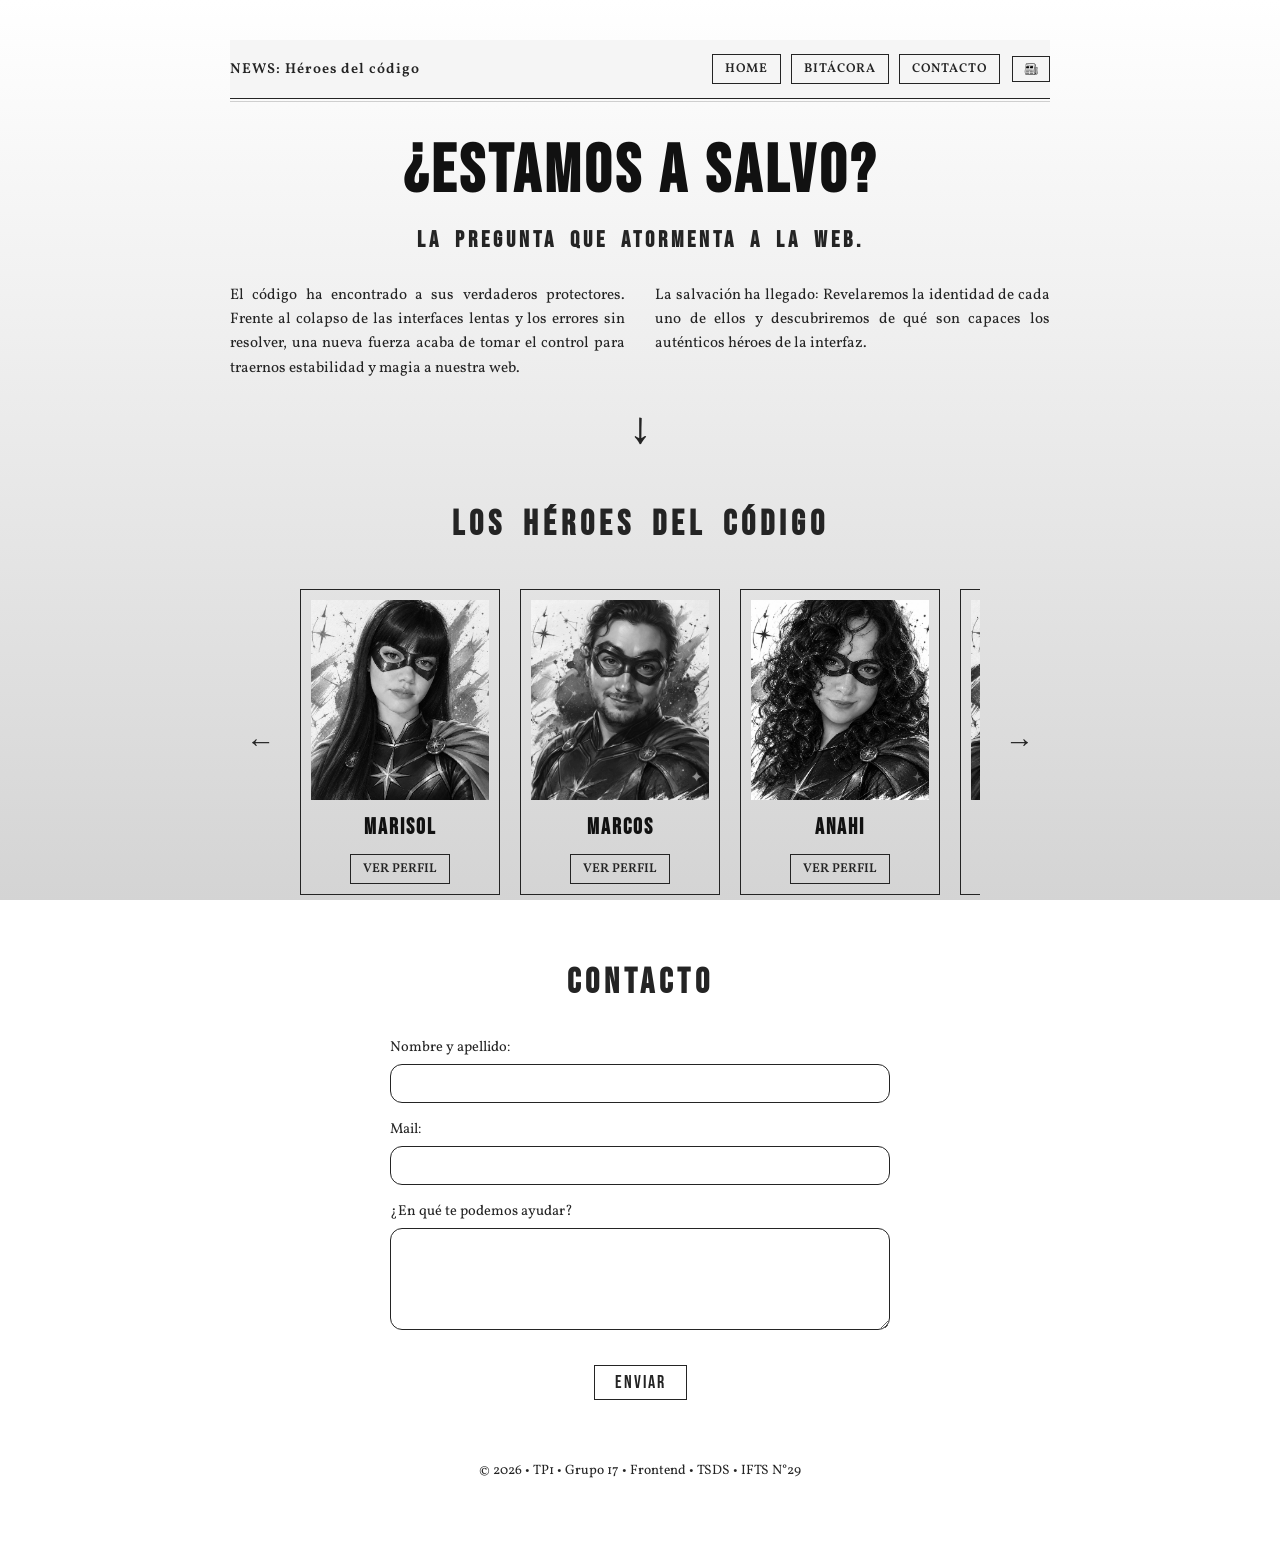
<file: index.html>
<!DOCTYPE html>
<html lang="es">
<head>
  <meta charset="UTF-8">
  <meta name="viewport" content="width=device-width, initial-scale=1.0">
  <title>NEWS: Héroes del código</title>
  <link rel="icon" type="image/periodico" href="img/periodico.png">
  <link rel="stylesheet" href="css/styles.css">
</head>
<body>
  <div class="newspaper-container">
    
    <header class="top-bar">
      <div class="news-brand">NEWS: Héroes del código</div>
      <div class="nav-actions">
        <button class="hamburger-btn" id="hamburgerBtn" aria-label="Abrir menú" aria-expanded="false">
          ☰
        </button>
        <nav class="main-nav" id="mainNav">
          <ul>
            <li><a href="index.html" class="btn-nav">HOME</a></li>
            <li><a href="bitacora.html" class="btn-nav">BITÁCORA</a></li>
            <li><a href="index.html#contacto" class="btn-nav">CONTACTO</a></li>
          </ul>
        </nav>
        <button id="themeToggle" class="btn-theme-toggle" aria-label="Cambiar estilo de diario impreso" title="Cambiar edición">
          <img src="img/noticias-icon.png" alt="Icono edición" class="btn-icon">
        </button>
      </div>
    </header>

    <main>
      <section class="header-hero">
        <h1 class="main-headline">¿ESTAMOS A SALVO?</h1>
        <h2 class="main-subheadline">LA PREGUNTA QUE ATORMENTA A LA WEB.</h2>
        
        <div class="two-columns-text">
          <p>
            El código ha encontrado a sus verdaderos protectores. Frente al colapso de las interfaces lentas y los errores sin resolver, una nueva fuerza acaba de tomar el control para traernos estabilidad y magia a nuestra web.
          </p>
          <p>
            La salvación ha llegado: Revelaremos la identidad de cada uno de ellos y descubriremos de qué son capaces los auténticos héroes de la interfaz.
          </p>
        </div>

        <div class="section-arrow">&darr;</div>
      </section>

      <section class="team-section">
        <h2 class="section-title">LOS HÉROES DEL CÓDIGO</h2>
        <div class="slider-wrapper">
          <button id="prevBtn" class="slider-arrow" aria-label="Anterior">&#8592;</button>
          
          <div class="cards-container" id="membersSlider">
            <!-- Marisol Alcaraz -->
            <article class="member-item">
              <img src="img/marisol.jpeg" alt="Marisol Alcaraz">
              <h3>Marisol</h3>
              <a href="alcaraz-marisol.html" class="btn-nav">Ver Perfil</a>
            </article>

            <!-- Marcos Artine -->
            <article class="member-item">
              <img src="img/marcos.jpeg" alt="Marcos Artine">
              <h3>Marcos</h3>
              <a href="artine-marcos.html" class="btn-nav">Ver Perfil</a>
            </article>

            <!-- Anahi Cardozo -->
            <article class="member-item">
              <img src="img/anahi.jpeg" alt="Anahi Cardozo">
              <h3>Anahi</h3>
              <a href="cardozo-anahi.html" class="btn-nav">Ver Perfil</a>
            </article>

            <!-- Ezequiel Cattalín -->
            <article class="member-item">
              <img src="img/ezequiel.jpeg" alt="Ezequiel Cattalín">
              <h3>Ezequiel</h3>
              <a href="cattalin-ezequiel.html" class="btn-nav">Ver Perfil</a>
            </article>

            <!-- Nancy Vargas -->
            <article class="member-item">
              <img src="img/nancy.jpeg" alt="Nancy Vargas">
              <h3>Nancy</h3>
              <a href="vargas-nancy.html" class="btn-nav">Ver Perfil</a>
            </article>
          </div>

          <button id="nextBtn" class="slider-arrow" aria-label="Siguiente">&#8594;</button>
        </div>
      </section>

      <!-- Contacto -->
      <section id="contacto" class="contact-section">
        <h2 class="section-title">CONTACTO</h2>
        <form id="contactForm">
          <div class="form-group">
            <label for="nombre">Nombre y apellido:</label>
            <input type="text" id="nombre" required>
          </div>
          <div class="form-group">
            <label for="mail">Mail:</label>
            <input type="email" id="mail" required>
          </div>
          <div class="form-group">
            <label for="mensaje">¿En qué te podemos ayudar?</label>
            <textarea id="mensaje" rows="4" required></textarea>
          </div>
          <button type="submit" class="btn-submit">ENVIAR</button>
        </form>
        <p id="formFeedback" style="display: none; margin-top: 10px; font-weight: bold;"></p>
      </section>
    </main>

    <footer>
      <p>© 2026 • TP1 • Grupo 17 • Frontend • TSDS • IFTS N°29</p>
    </footer>
  </div>

  <script src="js/main.js"></script>
</body>
</html>
</file>
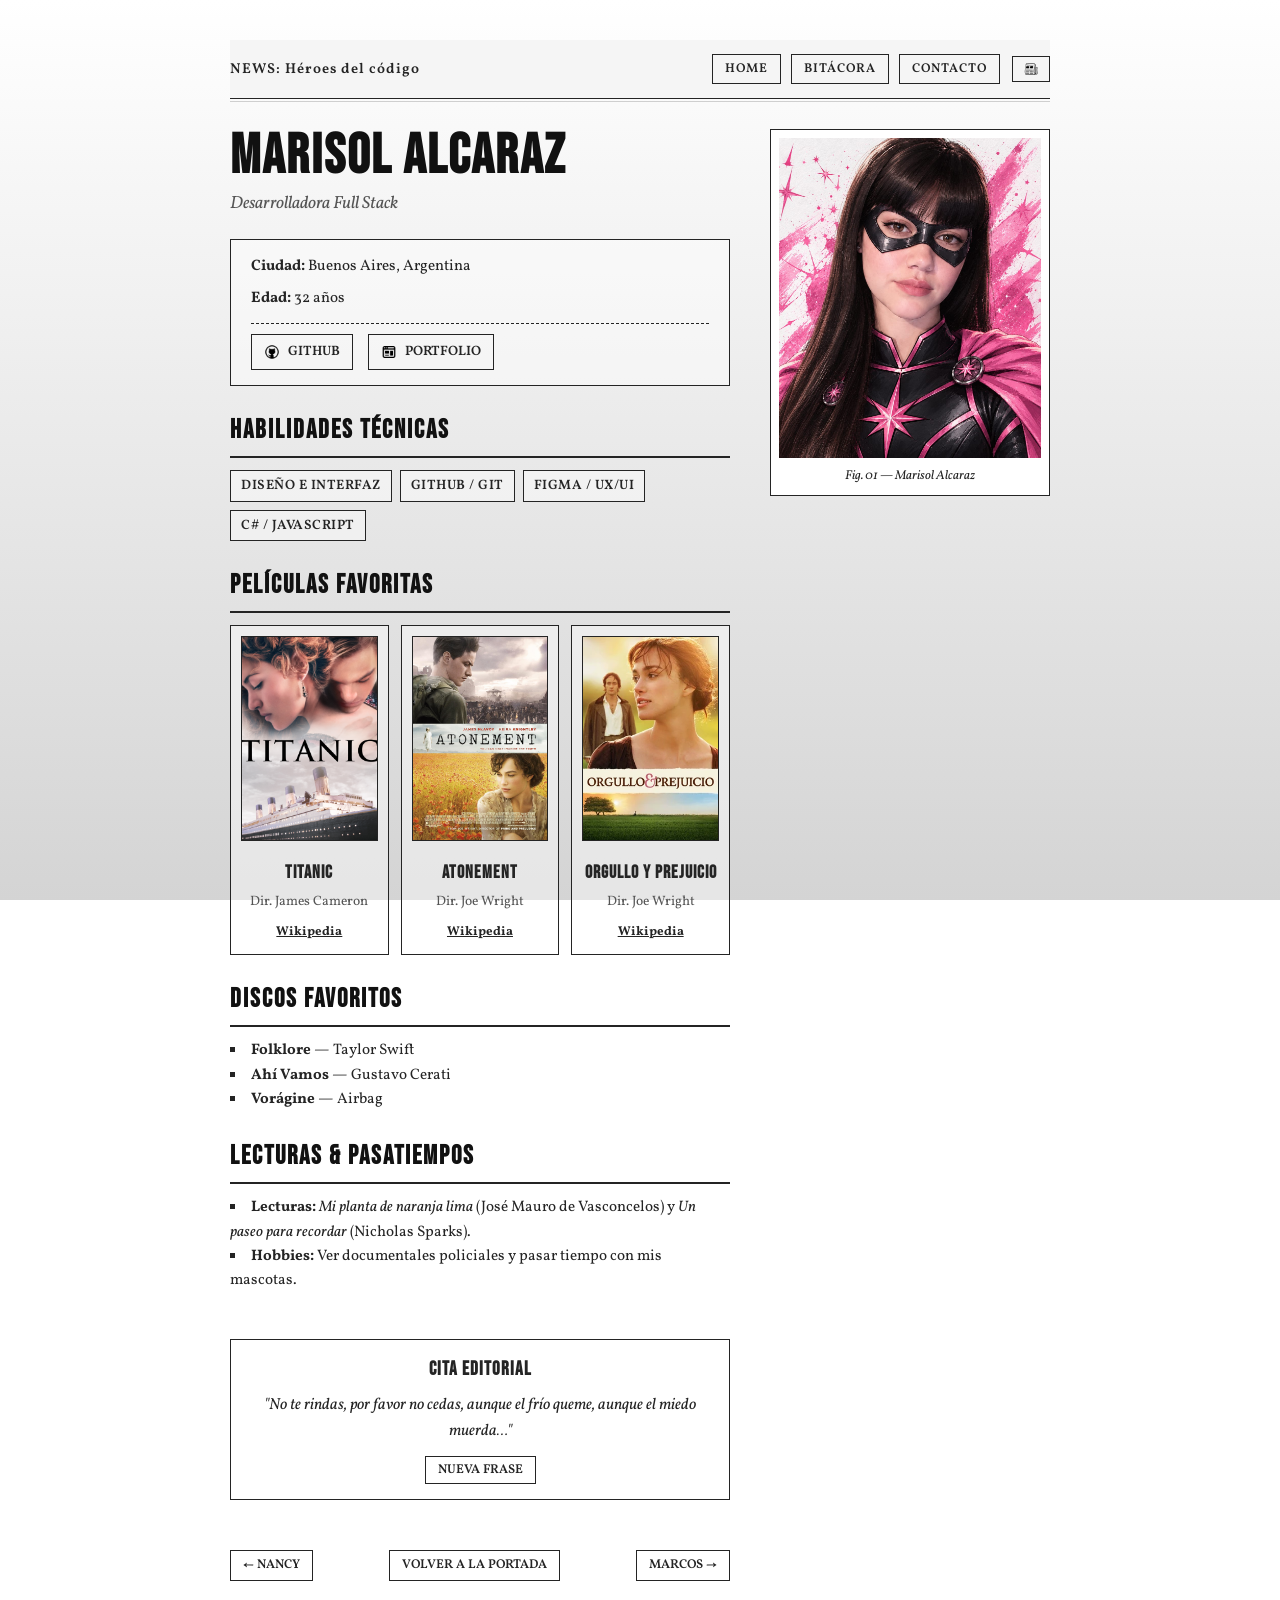
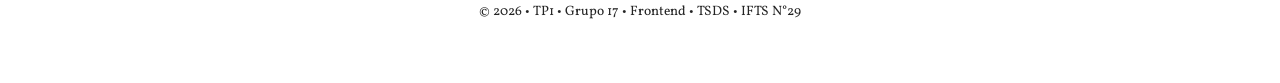
<file: alcaraz-marisol.html>
<!DOCTYPE html>
<html lang="es">
<head>
  <meta charset="UTF-8">
  <meta name="viewport" content="width=device-width, initial-scale=1.0">
  <title>NEWS: Perfil de Marisol Alcaraz</title>
  <link rel="icon" type="image/x-icon" href="img/mar/marisol.ico">
  <link rel="stylesheet" href="css/styles.css">
</head>
<body>
  <div class="newspaper-container">
    
    <header class="top-bar">
      <div class="news-brand">NEWS: Héroes del código</div>
      <div class="nav-actions">
        <button class="hamburger-btn" id="hamburgerBtn" aria-label="Abrir menú" aria-expanded="false">
          ☰
        </button>
        <nav class="main-nav" id="mainNav">
          <ul>
            <li><a href="index.html" class="btn-nav">HOME</a></li>
            <li><a href="bitacora.html" class="btn-nav">BITÁCORA</a></li>
            <li><a href="index.html#contacto" class="btn-nav">CONTACTO</a></li>
          </ul>
        </nav>
        <button id="themeToggle" class="btn-theme-toggle" aria-label="Cambiar estilo de diario impreso" title="Cambiar edición">
          <img src="img/noticias-icon.png" alt="Icono edición" class="btn-icon">
        </button>
      </div>
    </header>

    <main class="profile-layout">
      
      <header class="profile-identity">
        <h1>Marisol Alcaraz</h1>
        <p>Desarrolladora Full Stack</p>
      </header>

      <aside class="profile-aside">
        <div class="profile-photo-frame">
          <img src="img/marisol.jpeg" alt="Foto de Marisol Alcaraz">
          <p class="photo-caption">Fig. 01 — Marisol Alcaraz</p>
        </div>
      </aside>

      <section class="profile-main-data">
        
        <article class="profile-meta-card">
          <p><strong>Ciudad:</strong> Buenos Aires, Argentina</p>
          <p><strong>Edad:</strong> 32 años</p>
          <div class="profile-links">
            <a href="https://github.com/Marisol14" target="_blank" rel="noopener noreferrer" class="profile-link-btn">
              <img src="img/github.png" alt="GitHub" class="btn-icon">
              <span>GitHub</span>
            </a>
            <a href="https://pfo1-weld.vercel.app/" target="_blank" rel="noopener noreferrer" class="profile-link-btn">
              <img src="img/web.png" alt="Portfolio" class="btn-icon">
              <span>Portfolio</span>
            </a>
          </div>
        </article>

        <article>
          <h2 class="profile-section-title">Habilidades Técnicas</h2>
          <div class="skills-tags">
            <span class="skill-tag">Diseño e Interfaz</span>
            <span class="skill-tag">GitHub / Git</span>
            <span class="skill-tag">Figma / UX/UI</span>
            <span class="skill-tag">C# / JavaScript</span>
          </div>
        </article>

        <article>
          <h2 class="profile-section-title">Películas Favoritas</h2>
          <div class="media-grid">
            <div class="media-card">
              <img src="img/mar/peli-titanic.png" alt="Titanic">
              <h4>Titanic</h4>
              <p>Dir. James Cameron</p>
              <a href="https://es.wikipedia.org/wiki/Titanic_(pel%C3%ADcula_de_1997)" target="_blank" rel="noopener noreferrer">Wikipedia</a>
            </div>

            <div class="media-card">
              <img src="img/mar/peli-atonement.png" alt="Atonement">
              <h4>Atonement</h4>
              <p>Dir. Joe Wright</p>
              <a href="https://es.wikipedia.org/wiki/Atonement_(pel%C3%ADcula)" target="_blank" rel="noopener noreferrer">Wikipedia</a>
            </div>

            <div class="media-card">
              <img src="img/mar/peli-orgullo.png" alt="Orgullo y prejuicio">
              <h4>Orgullo y prejuicio</h4>
              <p>Dir. Joe Wright</p>
              <a href="https://es.wikipedia.org/wiki/Orgullo_y_prejuicio_(pel%C3%ADcula_de_2005)" target="_blank" rel="noopener noreferrer">Wikipedia</a>
            </div>
          </div>
        </article>

        <article>
          <h2 class="profile-section-title">Discos Favoritos</h2>
          <ul class="compact-list">
            <li><strong>Folklore</strong> — Taylor Swift</li>
            <li><strong>Ahí Vamos</strong> — Gustavo Cerati</li>
            <li><strong>Vorágine</strong> — Airbag</li>
          </ul>
        </article>

        <article>
          <h2 class="profile-section-title">Lecturas & Pasatiempos</h2>
          <ul class="compact-list">
            <li><strong>Lecturas:</strong> <em>Mi planta de naranja lima</em> (José Mauro de Vasconcelos) y <em>Un paseo para recordar</em> (Nicholas Sparks).</li>
            <li><strong>Hobbies:</strong> Ver documentales policiales y pasar tiempo con mis mascotas.</li>
          </ul>
        </article>

        <article class="interactive-zone" data-member="marisol">
          <h3 style="font-family: var(--font-title); font-size: 1.2rem; letter-spacing: 1px; margin-bottom: 8px;">CITA EDITORIAL</h3>
          <p id="quoteDisplay" style="font-style: italic; margin-bottom: 12px;">"No te rindas, por favor no cedas, aunque el frío queme, aunque el miedo muerda…"</p>
          <button id="toggleQuoteBtn" class="btn-nav">Nueva Frase</button>
        </article>

        <div class="bottom-nav-row">
          <a href="vargas-nancy.html" class="btn-nav">&larr; Nancy</a>
          <a href="index.html" class="btn-nav">Volver a la Portada</a>
          <a href="artine-marcos.html" class="btn-nav">Marcos &rarr;</a>
        </div>

      </section>

    </main>

    <footer>
      <p>© 2026 • TP1 • Grupo 17 • Frontend • TSDS • IFTS N°29</p>
    </footer>
  </div>

  <script src="js/main.js"></script>
  <script src="js/perfil.js"></script>
  <script>
  const foto = document.querySelector('.profile-photo-frame img');
  if (foto) {
    foto.style.cursor = 'pointer';
    foto.addEventListener('click', () => {
      foto.classList.toggle('foto-bn');
    });
  }
</script>
</body>
</html>
</file>
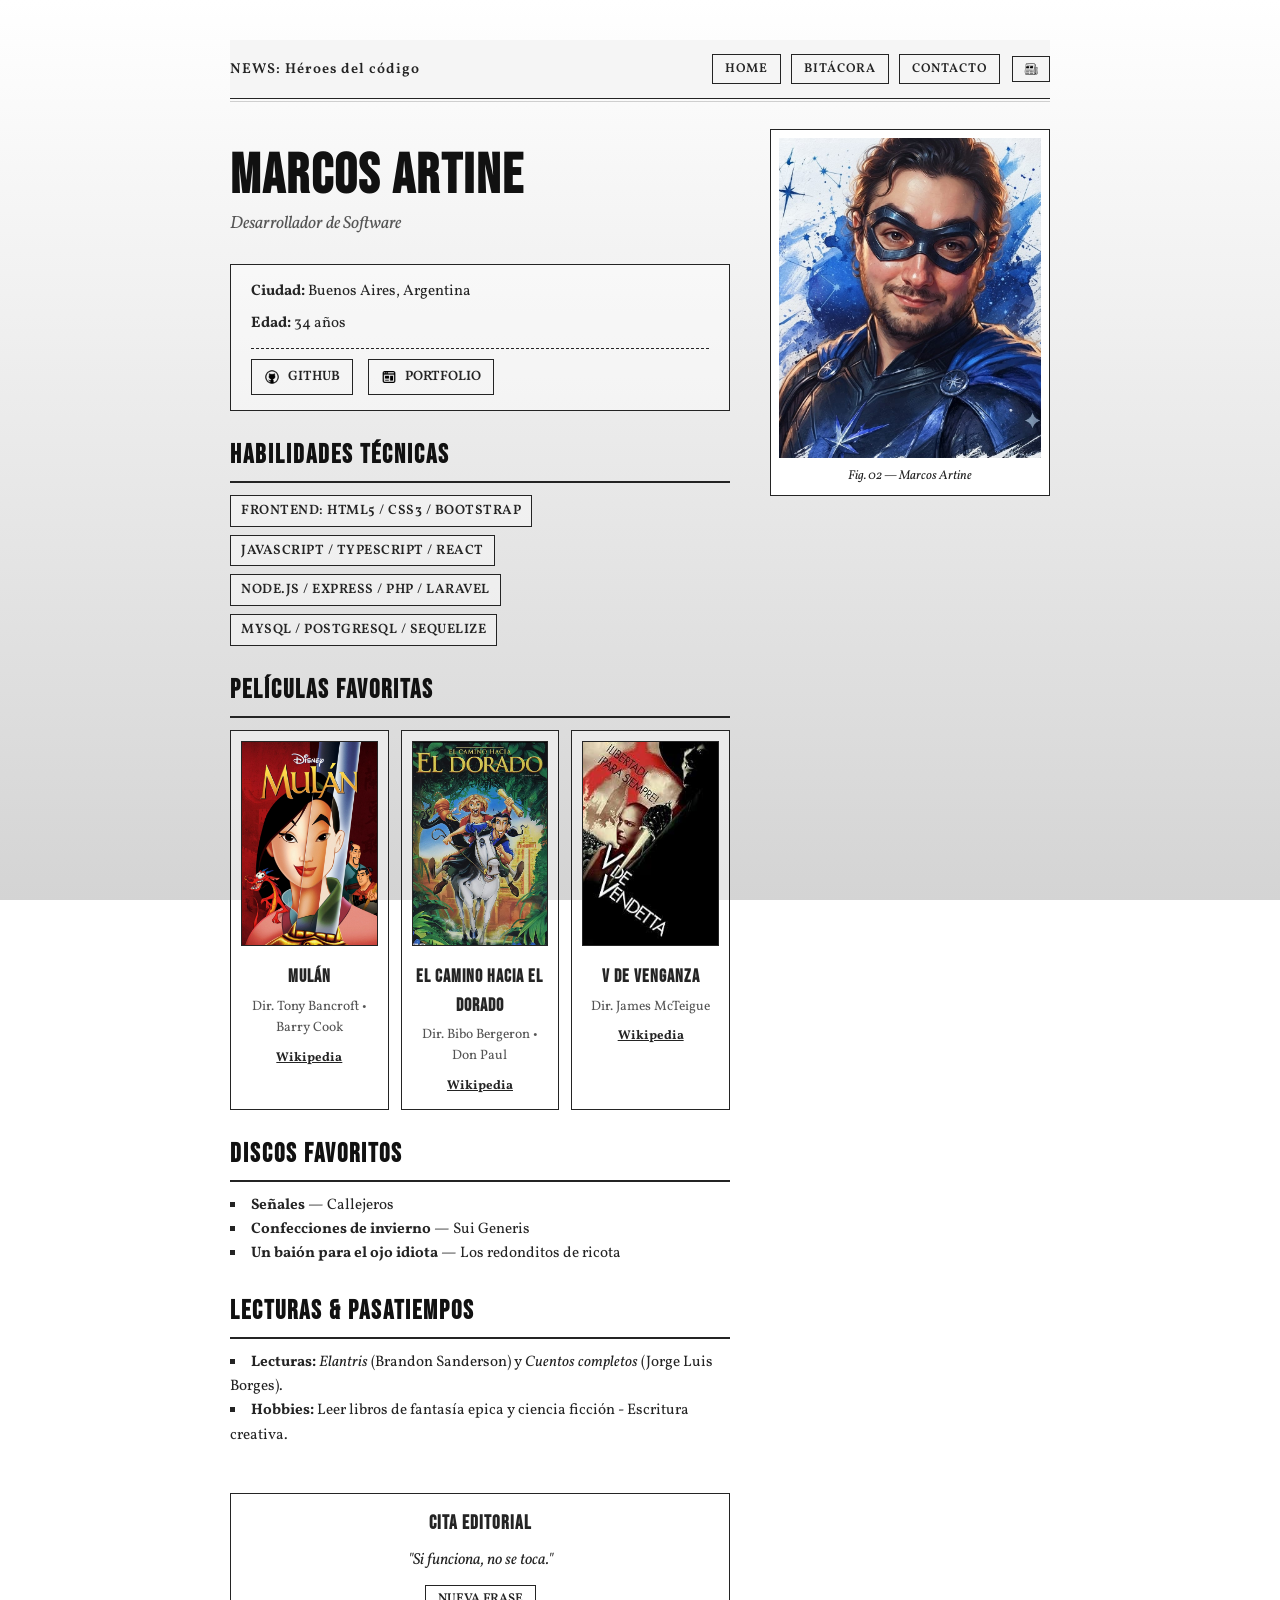
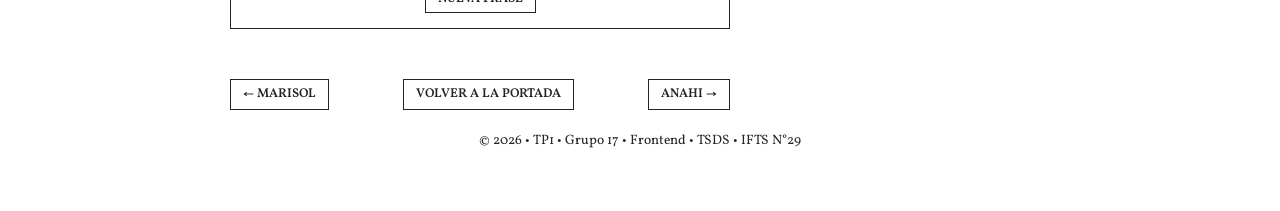
<file: artine-marcos.html>
<!DOCTYPE html>
<html lang="es">
<head>
  <meta charset="UTF-8">
  <meta name="viewport" content="width=device-width, initial-scale=1.0">
  <title>NEWS: Perfil de Marcos Artine</title>
  <link rel="icon" type="image/x-icon" href="img/marc/marcos.ico">
  <link rel="stylesheet" href="css/styles.css">
</head>
<body>
  <div class="newspaper-container">
    
    <header class="top-bar">
      <div class="news-brand">NEWS: Héroes del código</div>
      <div class="nav-actions">
        <button class="hamburger-btn" id="hamburgerBtn" aria-label="Abrir menú" aria-expanded="false">
          ☰
        </button>
        <nav class="main-nav" id="mainNav">
          <ul>
            <li><a href="index.html" class="btn-nav">HOME</a></li>
            <li><a href="bitacora.html" class="btn-nav">BITÁCORA</a></li>
            <li><a href="index.html#contacto" class="btn-nav">CONTACTO</a></li>
          </ul>
        </nav>
        <button id="themeToggle" class="btn-theme-toggle" aria-label="Cambiar estilo de diario impreso" title="Cambiar edición">
          <img src="img/noticias-icon.png" alt="Icono edición" class="btn-icon">
        </button>
      </div>
    </header>

    <main class="profile-layout">
      
      <section class="profile-main-data">
        
        <div class="profile-identity">
          <h1>Marcos Artine</h1>
          <p>Desarrollador de Software</p>
        </div>

        <article class="profile-meta-card">
          <p><strong>Ciudad:</strong> Buenos Aires, Argentina</p>
          <p><strong>Edad:</strong> 34 años</p>
          <div class="profile-links">
            <a href="https://github.com/MarcosArtine" target="_blank" rel="noopener noreferrer" class="profile-link-btn">
              <img src="img/github.png" alt="GitHub" class="btn-icon">
              <span>GitHub</span>
            </a>
            <a href="https://artine-marcos.vercel.app/" target="_blank" rel="noopener noreferrer" class="profile-link-btn">
              <img src="img/web.png" alt="Portfolio" class="btn-icon">
              <span>Portfolio</span>
            </a>
          </div>
        </article>

        <article>
          <h2 class="profile-section-title">Habilidades Técnicas</h2>
          <div class="skills-tags">
            <span class="skill-tag">Frontend: HTML5 / CSS3 / Bootstrap</span>
            <span class="skill-tag">JavaScript / TypeScript / React</span>
            <span class="skill-tag">Node.js / Express / PHP / Laravel</span>
            <span class="skill-tag">MySQL / PostgreSQL / Sequelize</span>
          </div>
        </article>

        <article>
          <h2 class="profile-section-title">Películas Favoritas</h2>
          <div class="media-grid">
            <div class="media-card">
              <img src="img/marc/peli-mulan.png" alt="Mulán">
              <h4>Mulán</h4>
              <p>Dir. Tony Bancroft • Barry Cook</p>
              <p class="sinopsis" hidden><b>Una joven se hace pasar por soldado para salvar a su familia.</b></p>
              <a href="https://es.wikipedia.org/wiki/Mulan" target="_blank" rel="noopener noreferrer">Wikipedia</a>
            </div>

            <div class="media-card">
              <img src="img/marc/peli-camino.png" alt="El camino hacia El Dorado">
              <h4>El camino hacia El Dorado</h4>
              <p>Dir. Bibo Bergeron • Don Paul</p>
              <p class="sinopsis" hidden><b>Un joven explorador y su amigo descubren un reino mítico llamado El Dorado.</b></p>
              <a href="https://es.wikipedia.org/wiki/The_Road_to_El_Dorado" target="_blank" rel="noopener noreferrer">Wikipedia</a>
            </div>

            <div class="media-card">
              <img src="img/marc/peli-v.png" alt="V de venganza">
              <h4>V de venganza</h4>
              <p>Dir. James McTeigue</p>
              <p class="sinopsis" hidden> <b>En un futuro distópico, un hombre lucha contra un régimen opresivo.</b></p>
              <a href="https://es.wikipedia.org/wiki/V_for_Vendetta_(pel%C3%ADcula)" target="_blank" rel="noopener noreferrer">Wikipedia</a>
            </div>
          </div>
        </article>

        <article>
          <h2 class="profile-section-title">Discos Favoritos</h2>
          <ul class="compact-list">
            <li><strong>Señales</strong> — Callejeros</li>
            <li><strong>Confecciones de invierno</strong> — Sui Generis</li>
            <li><strong>Un baión para el ojo idiota</strong> — Los redonditos de ricota</li>
          </ul>
        </article>

        <article>
          <h2 class="profile-section-title">Lecturas & Pasatiempos</h2>
          <ul class="compact-list">
            <li><strong>Lecturas:</strong> <em>Elantris</em> (Brandon Sanderson) y <em>Cuentos completos</em> (Jorge Luis Borges).</li>
            <li><strong>Hobbies:</strong> Leer libros de fantasía epica y ciencia ficción -  Escritura creativa.</li>
          </ul>
        </article>

        <article class="interactive-zone" data-member="marcos">
          <h3 style="font-family: var(--font-title); font-size: 1.2rem; letter-spacing: 1px; margin-bottom: 8px;">CITA EDITORIAL</h3>
          <p id="quoteDisplay" style="font-style: italic; margin-bottom: 12px;">"Si funciona, no se toca."</p>
          <button id="toggleQuoteBtn" class="btn-nav">Nueva Frase</button>
        </article>

        <div class="bottom-nav-row">
          <a href="alcaraz-marisol.html" class="btn-nav">&larr; Marisol</a>
          <a href="index.html" class="btn-nav">Volver a la Portada</a>
          <a href="cardozo-anahi.html" class="btn-nav">Anahi &rarr;</a>
        </div>

      </section>

      <aside class="profile-aside">
  <div class="profile-photo-frame">
    <img src="img/marcos.jpeg" alt="Foto de Marcos Artine">
    <p class="photo-caption">Fig. 02 — Marcos Artine</p>
  </div>
</aside>

    </main>

    <footer>
      <p>© 2026 • TP1 • Grupo 17 • Frontend • TSDS • IFTS N°29</p>
    </footer>
  </div>

  <script src="js/main.js"></script>
  <script src="js/perfil.js"></script>
  <script>
    document.querySelectorAll('.media-card').forEach(card => {
      card.style.cursor = 'pointer';
      card.addEventListener('click', () => {
        const sinopsis = card.querySelector('.sinopsis');
        if (sinopsis) sinopsis.hidden = !sinopsis.hidden;
      });
    });
  </script>

</body>
</html>
</file>
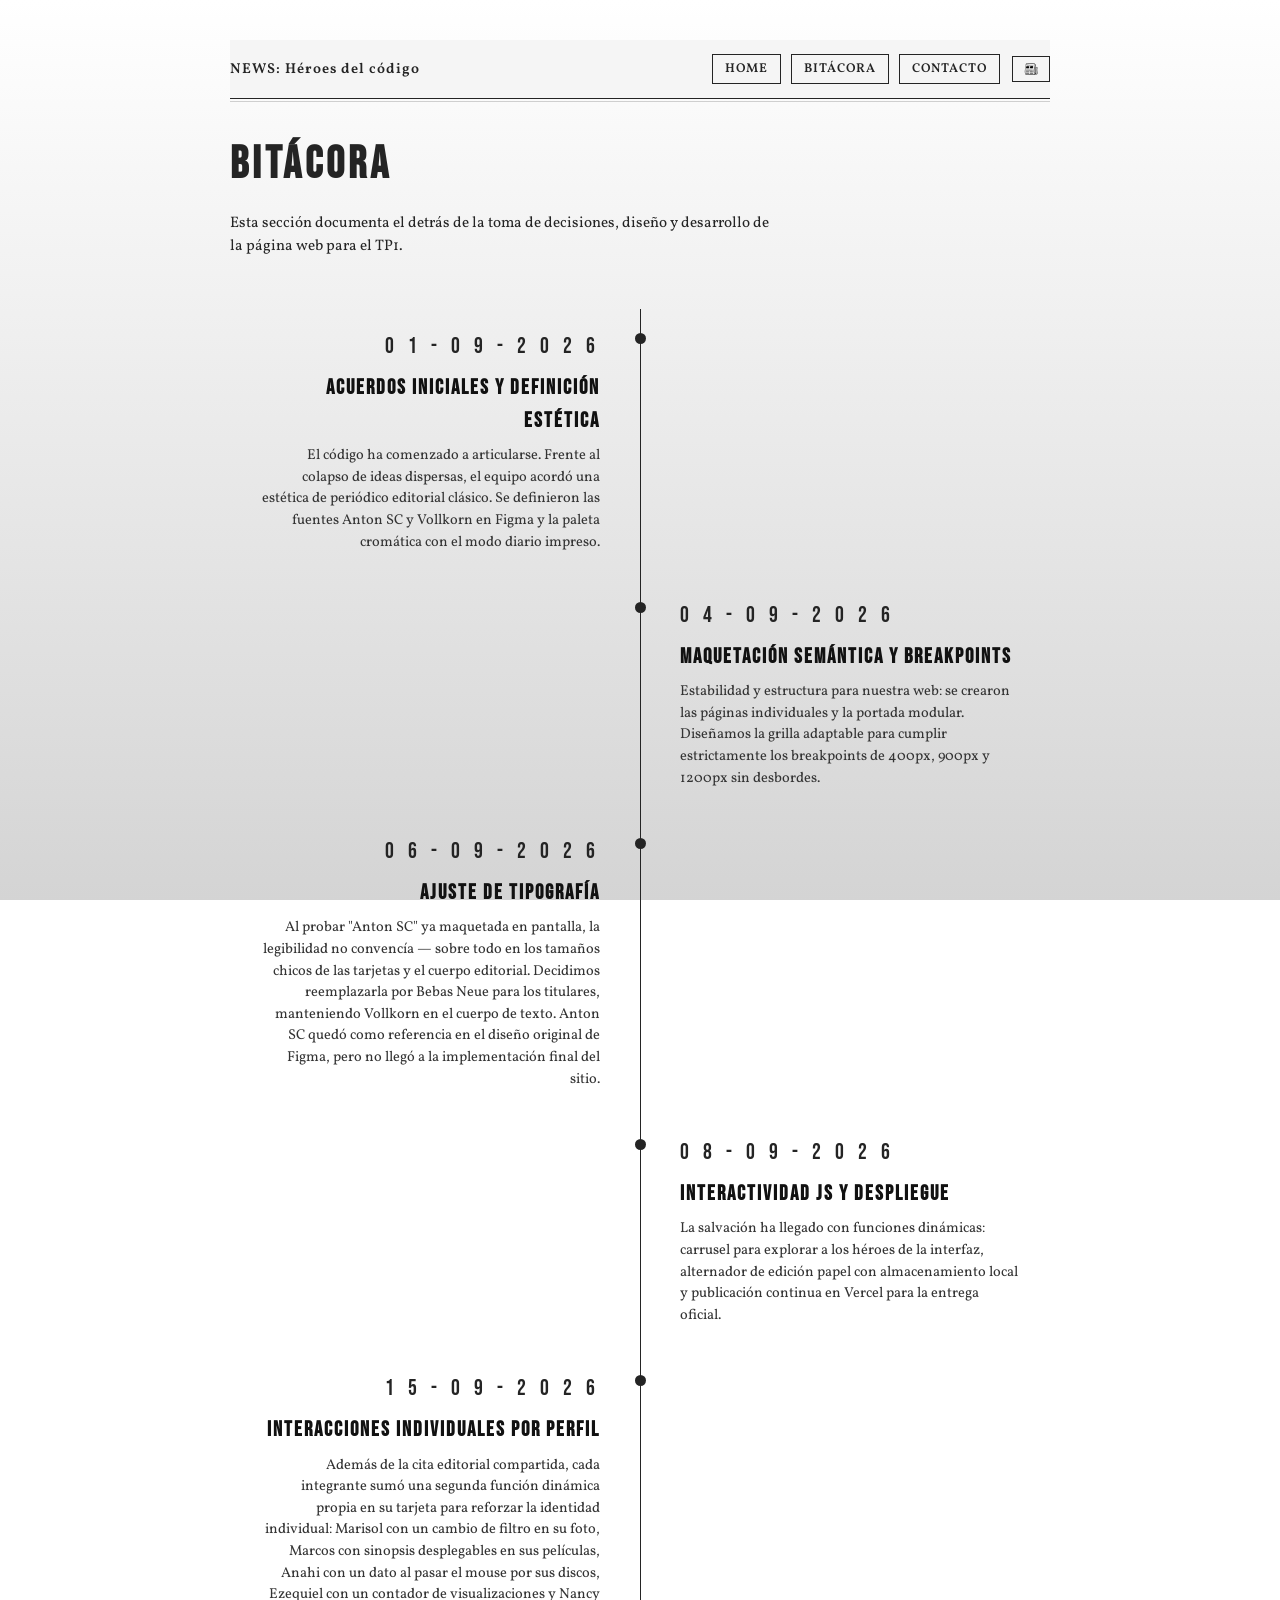
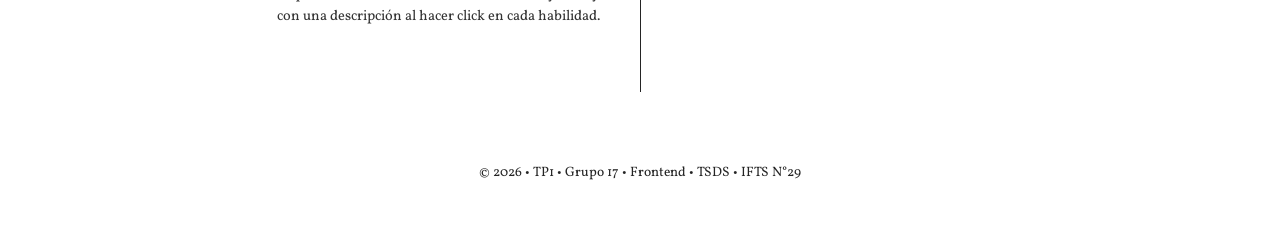
<file: bitacora.html>
<!DOCTYPE html>
<html lang="es">
<head>
  <meta charset="UTF-8">
  <meta name="viewport" content="width=device-width, initial-scale=1.0">
  <title>NEWS: Héroes del código - Bitácora</title>
  <link rel="icon" type="image/png" href="img/periodico.png">
  <link rel="stylesheet" href="css/styles.css">
</head>
<body>
  <div class="newspaper-container">
    
    <header class="top-bar">
      <div class="news-brand">NEWS: Héroes del código</div>
      <div class="nav-actions">
        <button class="hamburger-btn" id="hamburgerBtn" aria-label="Abrir menú" aria-expanded="false">
          ☰
        </button>
        <nav class="main-nav" id="mainNav">
          <ul>
            <li><a href="index.html" class="btn-nav">HOME</a></li>
            <li><a href="bitacora.html" class="btn-nav active-page">BITÁCORA</a></li>
            <li><a href="index.html#contacto" class="btn-nav">CONTACTO</a></li>
          </ul>
        </nav>
        <button id="themeToggle" class="btn-theme-toggle" aria-label="Cambiar a estilo diario impreso" title="Cambiar edición">
          <img src="img/noticias-icon.png" alt="Cambiar edición" class="btn-icon">
        </button>
      </div>
    </header>

    <main class="bitacora-main">
      <div class="bitacora-header">
        <h1 class="bitacora-title">BITÁCORA</h1>
        <p class="bitacora-subtitle">
          Esta sección documenta el detrás de la toma de decisiones, diseño y desarrollo de la página web para el TP1.
        </p>
      </div>

      <section class="timeline-center">
        
        <article class="timeline-entry left">
          <div class="timeline-content">
            <div class="timeline-date">0 1 - 0 9 - 2 0 2 6</div>
            <h3 class="entry-title">Acuerdos Iniciales y Definición Estética</h3>
            <p>
              El código ha comenzado a articularse. Frente al colapso de ideas dispersas, el equipo acordó una estética de periódico editorial clásico. Se definieron las fuentes Anton SC y Vollkorn en Figma y la paleta cromática con el modo diario impreso.
            </p>
          </div>
          <div class="timeline-marker"></div>
        </article>

        <article class="timeline-entry right">
          <div class="timeline-marker"></div>
          <div class="timeline-content">
            <div class="timeline-date">0 4 - 0 9 - 2 0 2 6</div>
            <h3 class="entry-title">Maquetación Semántica y Breakpoints</h3>
            <p>
              Estabilidad y estructura para nuestra web: se crearon las páginas individuales y la portada modular. Diseñamos la grilla adaptable para cumplir estrictamente los breakpoints de 400px, 900px y 1200px sin desbordes.
            </p>
          </div>
        </article>

        <article class="timeline-entry left">
          <div class="timeline-content">
            <div class="timeline-date">0 6 - 0 9 - 2 0 2 6</div>
            <h3 class="entry-title">Ajuste de Tipografía</h3>
            <p>
              Al probar "Anton SC" ya maquetada en pantalla, la legibilidad no convencía — sobre todo en los tamaños chicos de las tarjetas y el cuerpo editorial. Decidimos reemplazarla por Bebas Neue para los titulares, manteniendo Vollkorn en el cuerpo de texto. Anton SC quedó como referencia en el diseño original de Figma, pero no llegó a la implementación final del sitio.
            </p>
          </div>
          <div class="timeline-marker"></div>
        </article>

        <article class="timeline-entry right">
          <div class="timeline-marker"></div>
          <div class="timeline-content">
            <div class="timeline-date">0 8 - 0 9 - 2 0 2 6</div>
            <h3 class="entry-title">Interactividad JS y Despliegue</h3>
            <p>
              La salvación ha llegado con funciones dinámicas: carrusel para explorar a los héroes de la interfaz, alternador de edición papel con almacenamiento local y publicación continua en Vercel para la entrega oficial.
            </p>
          </div>
        </article>

        <article class="timeline-entry left">
          <div class="timeline-content">
            <div class="timeline-date">1 5 - 0 9 - 2 0 2 6</div>
            <h3 class="entry-title">Interacciones Individuales por Perfil</h3>
            <p>
              Además de la cita editorial compartida, cada integrante sumó una segunda función dinámica propia en su tarjeta para reforzar la identidad individual: Marisol con un cambio de filtro en su foto, Marcos con sinopsis desplegables en sus películas, Anahi con un dato al pasar el mouse por sus discos, Ezequiel con un contador de visualizaciones y Nancy con una descripción al hacer click en cada habilidad.
            </p>
          </div>
          <div class="timeline-marker"></div>
        </article>

      </section>
    </main>

    <footer>
      <p>© 2026 • TP1 • Grupo 17 • Frontend • TSDS • IFTS N°29</p>
    </footer>
  </div>

  <script src="js/main.js"></script>
</body>
</html>
</file>
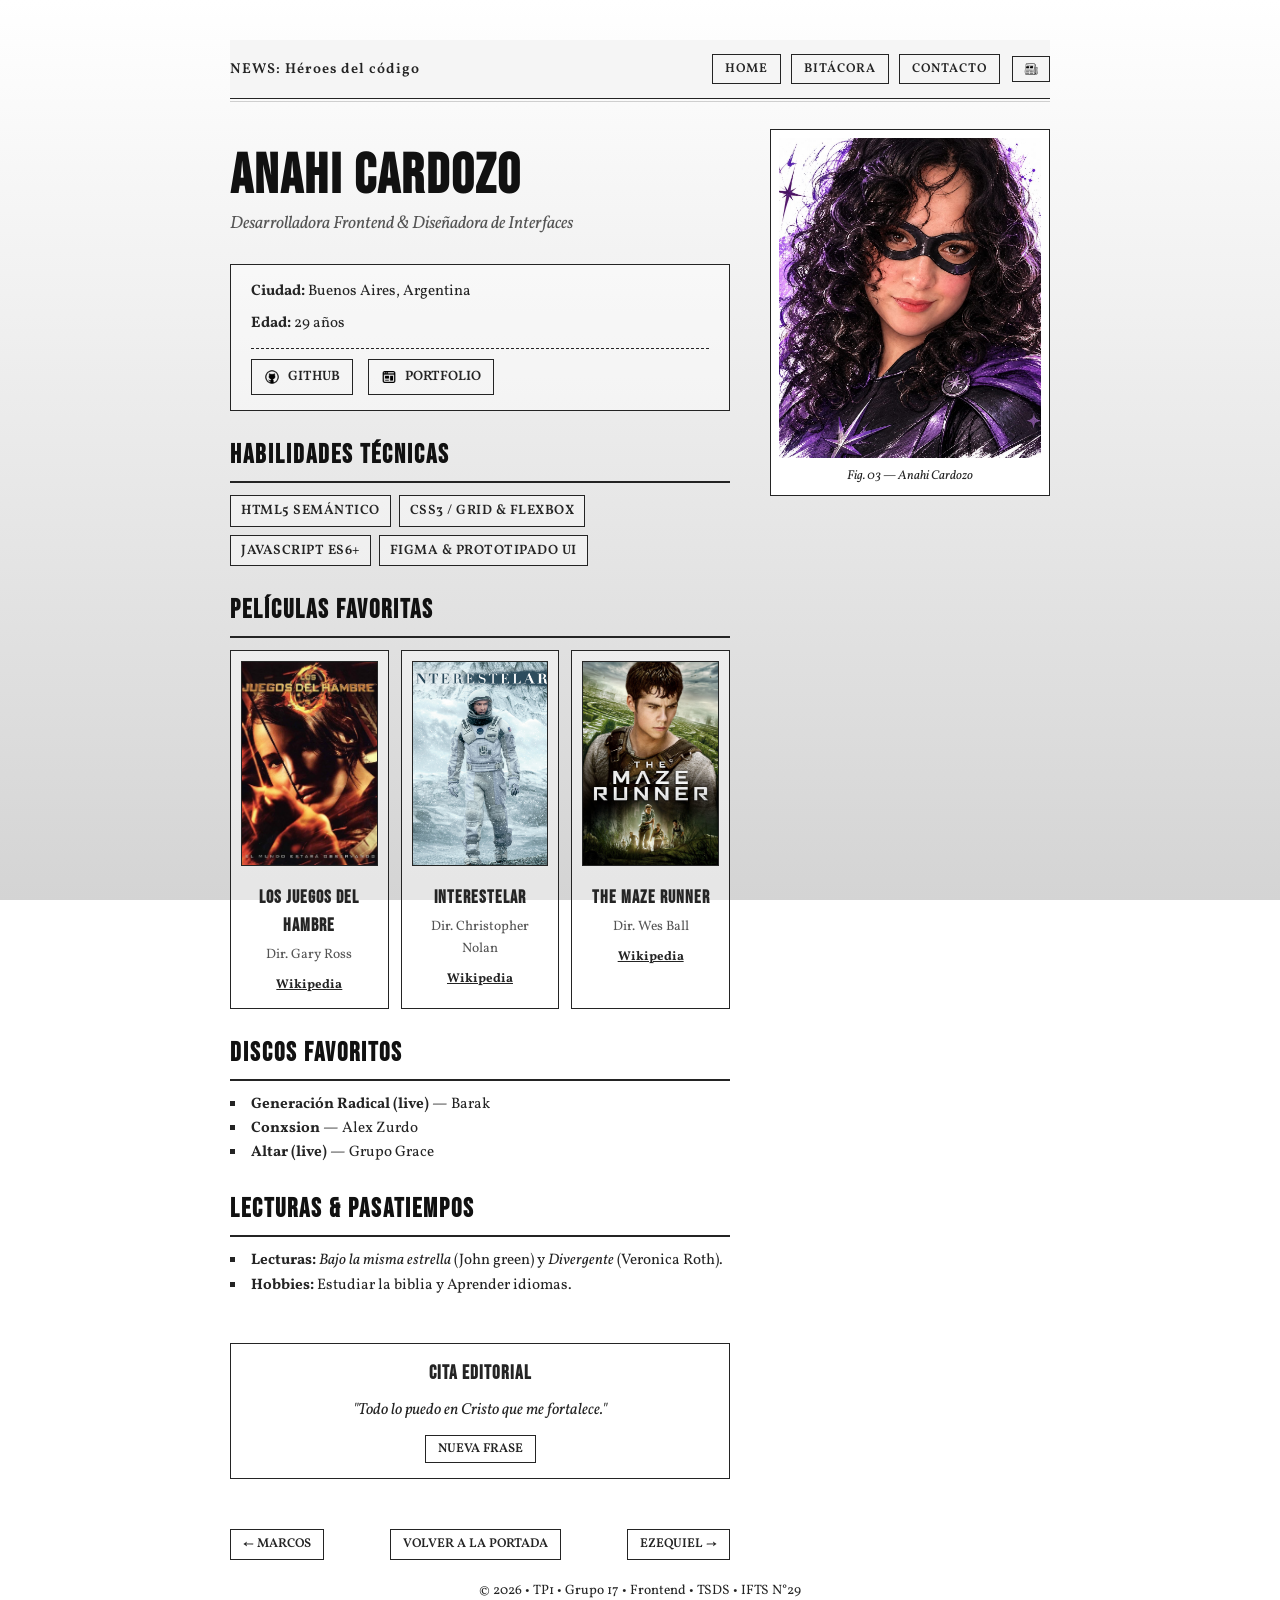
<file: cardozo-anahi.html>
<!DOCTYPE html>
<html lang="es">
<head>
  <meta charset="UTF-8">
  <meta name="viewport" content="width=device-width, initial-scale=1.0">
  <title>NEWS: Perfil de Anahi Cardozo</title>
  <link rel="icon" type="image/x-icon" href="img/anni/anahi.ico">
  <link rel="stylesheet" href="css/styles.css">
</head>
<body>
  <div class="newspaper-container">
    
    <header class="top-bar">
      <div class="news-brand">NEWS: Héroes del código</div>
      <div class="nav-actions">
        <button class="hamburger-btn" id="hamburgerBtn" aria-label="Abrir menú" aria-expanded="false">
          ☰
        </button>
        <nav class="main-nav" id="mainNav">
          <ul>
            <li><a href="index.html" class="btn-nav">HOME</a></li>
            <li><a href="bitacora.html" class="btn-nav">BITÁCORA</a></li>
            <li><a href="index.html#contacto" class="btn-nav">CONTACTO</a></li>
          </ul>
        </nav>
        <button id="themeToggle" class="btn-theme-toggle" aria-label="Cambiar estilo de diario impreso" title="Cambiar edición">
          <img src="img/noticias-icon.png" alt="Icono edición" class="btn-icon">
        </button>
      </div>
    </header>

    <main class="profile-layout">
      
      <section class="profile-main-data">
        
        <div class="profile-identity">
          <h1>Anahi Cardozo</h1>
          <p>Desarrolladora Frontend & Diseñadora de Interfaces</p>
        </div>

        <article class="profile-meta-card">
          <p><strong>Ciudad:</strong> Buenos Aires, Argentina</p>
          <p><strong>Edad:</strong> 29 años</p>
          <div class="profile-links">
            <a href="https://github.com/anniecpk" target="_blank" rel="noopener noreferrer" class="profile-link-btn">
              <img src="img/github.png" alt="GitHub" class="btn-icon">
              <span>GitHub</span>
            </a>
            <a href="https://portafolio-web-landing-page.vercel.app/" target="_blank" rel="noopener noreferrer" class="profile-link-btn">
              <img src="img/web.png" alt="Portfolio" class="btn-icon">
              <span>Portfolio</span>
            </a>
          </div>
        </article>

        <article>
          <h2 class="profile-section-title">Habilidades Técnicas</h2>
          <div class="skills-tags">
            <span class="skill-tag">HTML5 Semántico</span>
            <span class="skill-tag">CSS3 / Grid & Flexbox</span>
            <span class="skill-tag">JavaScript ES6+</span>
            <span class="skill-tag">Figma & Prototipado UI</span>
          </div>
        </article>

        <article>
          <h2 class="profile-section-title">Películas Favoritas</h2>
          <div class="media-grid">
            <div class="media-card">
              <img src="img/anni/peli-juegos.png" alt="Los juegos del hambre">
              <h4>Los juegos del hambre</h4>
              <p>Dir. Gary Ross</p>
              <a href="https://es.wikipedia.org/wiki/Los_juegos_del_hambre_(pel%C3%ADcula)" target="_blank" rel="noopener noreferrer">Wikipedia</a>
            </div>

            <div class="media-card">
              <img src="img/anni/peli-inter.png" alt="Interestelar">
              <h4>Interestelar</h4>
              <p>Dir. Christopher Nolan</p>
              <a href="https://es.wikipedia.org/wiki/Interstellar" target="_blank" rel="noopener noreferrer">Wikipedia</a>
            </div>

            <div class="media-card">
              <img src="img/anni/peli-maze.png" alt="The Maze Runner">
              <h4>The Maze Runner</h4>
              <p>Dir. Wes Ball</p>
              <a href="https://es.wikipedia.org/wiki/The_Maze_Runner_(pel%C3%ADcula)" target="_blank" rel="noopener noreferrer">Wikipedia</a>
            </div>
          </div>
        </article>

        <article>
          <h2 class="profile-section-title">Discos Favoritos</h2>
          <ul class="compact-list">
            <li data-dato="Lanzado en 2016"><strong>Generación Radical (live)</strong> — Barak</li>
            <li data-dato="12° álbum del artista (11° de estudio), 2023 vía AZ Music"><strong>Conxsion</strong> — Alex Zurdo</li>
            <li data-dato="Álbum colaborativo con grandes figuras de la música cristiana"><strong>Altar (live)</strong> — Grupo Grace</li>
          </ul>
        </article>

        <article>
          <h2 class="profile-section-title">Lecturas & Pasatiempos</h2>
          <ul class="compact-list">
            <li><strong>Lecturas:</strong> <em>Bajo la misma estrella</em> (John green) y <em>Divergente</em> (Veronica Roth).</li>
            <li><strong>Hobbies:</strong> Estudiar la biblia y Aprender idiomas.</li>
          </ul>
        </article>

        <article class="interactive-zone" data-member="anahi">
          <h3 style="font-family: var(--font-title); font-size: 1.2rem; letter-spacing: 1px; margin-bottom: 8px;">CITA EDITORIAL</h3>
          <p id="quoteDisplay" style="font-style: italic; margin-bottom: 12px;">"Todo lo puedo en Cristo que me fortalece."</p>
          <button id="toggleQuoteBtn" class="btn-nav">Nueva Frase</button>
        </article>

        <div class="bottom-nav-row">
          <a href="artine-marcos.html" class="btn-nav">&larr; Marcos</a>
          <a href="index.html" class="btn-nav">Volver a la Portada</a>
          <a href="cattalin-ezequiel.html" class="btn-nav">Ezequiel &rarr;</a>
        </div>

      </section>

      <aside class="profile-aside">
        <div class="profile-photo-frame">
          <img src="img/anahi.jpeg" alt="Foto de Anahi Cardozo">
          <p class="photo-caption">Fig. 03 — Anahi Cardozo</p>
        </div>
      </aside>

    </main>

    <footer>
      <p>© 2026 • TP1 • Grupo 17 • Frontend • TSDS • IFTS N°29</p>
    </footer>
  </div>

  <script src="js/main.js"></script>
  <script src="js/perfil.js"></script>
  <script>
    document.querySelectorAll('.compact-list li[data-dato]').forEach(li => {
      li.style.cursor = 'help';
      li.addEventListener('mouseenter', () => {
        li.setAttribute('title', li.dataset.dato);
      });
    });
  </script>
</body>
</html>
</file>
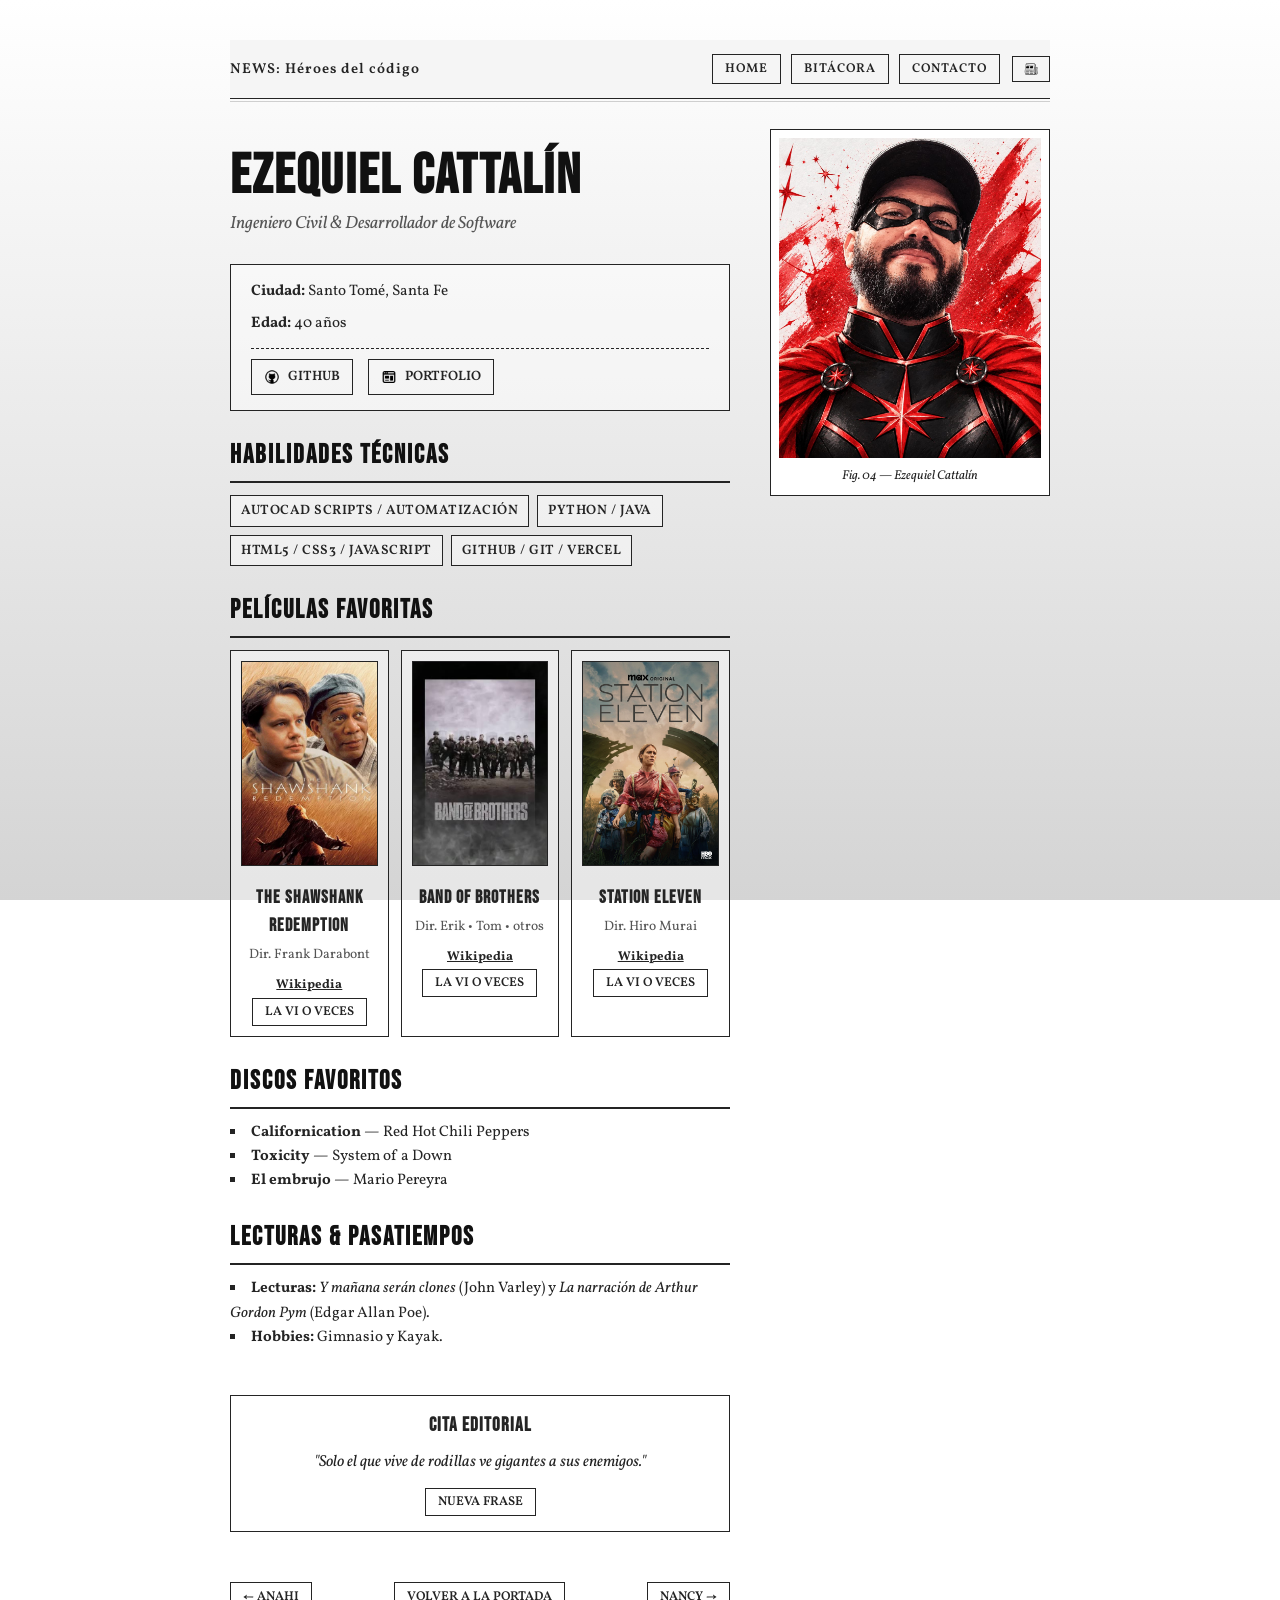
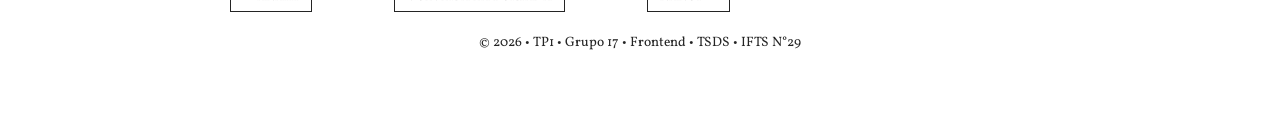
<file: cattalin-ezequiel.html>
<!DOCTYPE html>
<html lang="es">
<head>
  <meta charset="UTF-8">
  <meta name="viewport" content="width=device-width, initial-scale=1.0">
  <title>NEWS: Perfil de Ezequiel Cattalín</title>
  <link rel="icon" type="image/x-icon" href="img/eze/ezequiel.ico">
  <link rel="stylesheet" href="css/styles.css">
</head>
<body>
  <div class="newspaper-container">
    
    <header class="top-bar">
      <div class="news-brand">NEWS: Héroes del código</div>
      <div class="nav-actions">
        <button class="hamburger-btn" id="hamburgerBtn" aria-label="Abrir menú" aria-expanded="false">
          ☰
        </button>
        <nav class="main-nav" id="mainNav">
          <ul>
            <li><a href="index.html" class="btn-nav">HOME</a></li>
            <li><a href="bitacora.html" class="btn-nav">BITÁCORA</a></li>
            <li><a href="index.html#contacto" class="btn-nav">CONTACTO</a></li>
          </ul>
        </nav>
        <button id="themeToggle" class="btn-theme-toggle" aria-label="Cambiar estilo de diario impreso" title="Cambiar edición">
          <img src="img/noticias-icon.png" alt="Icono edición" class="btn-icon">
        </button>
      </div>
    </header>

    <main class="profile-layout">
      
      <section class="profile-main-data">
        
        <div class="profile-identity">
          <h1>Ezequiel Cattalín</h1>
          <p>Ingeniero Civil &amp; Desarrollador de Software</p>
        </div>

        <article class="profile-meta-card">
          <p><strong>Ciudad:</strong> Santo Tomé, Santa Fe</p>
          <p><strong>Edad:</strong> 40 años</p>
          <div class="profile-links">
            <a href="https://github.com/nilattac" target="_blank" rel="noopener noreferrer" class="profile-link-btn">
              <img src="img/github.png" alt="GitHub" class="btn-icon">
              <span>GitHub</span>
            </a>
            <a href="https://pfo-1-cattalin-landing-personal.vercel.app/" target="_blank" rel="noopener noreferrer" class="profile-link-btn">
              <img src="img/web.png" alt="Portfolio" class="btn-icon">
              <span>Portfolio</span>
            </a>
          </div>
        </article>

        <article>
          <h2 class="profile-section-title">Habilidades Técnicas</h2>
          <div class="skills-tags">
            <span class="skill-tag">Autocad scripts / Automatización</span>
            <span class="skill-tag">Python / Java</span>
            <span class="skill-tag">HTML5 / CSS3 / JavaScript</span>
            <span class="skill-tag">GitHub / Git / Vercel</span>
          </div>
        </article>

        <article>
          <h2 class="profile-section-title">Películas Favoritas</h2>
          <div class="media-grid">
            <div class="media-card">
              <img src="img/eze/peli-shawshank.jpeg" alt="Shawshank">
              <h4>The Shawshank Redemption</h4>
              <p>Dir. Frank Darabont</p>
              <a href="https://es.wikipedia.org/wiki/The_Shawshank_Redemption" target="_blank" rel="noopener noreferrer">Wikipedia</a>
              <button class="btn-nav contador-btn" data-count="0">La vi O veces</button>
            </div>

            <div class="media-card">
              <img src="img/eze/peli-band.jpeg" alt="Band">
              <h4>Band of Brothers</h4>
              <p>Dir. Erik • Tom • otros</p>
              <a href="https://es.wikipedia.org/wiki/Band_of_Brothers" target="_blank" rel="noopener noreferrer">Wikipedia</a>
              <button class="btn-nav contador-btn" data-count="0">La vi O veces</button>
            </div>

            <div class="media-card">
              <img src="img/eze/peli-station.jpeg" alt="Station Eleven">
              <h4>Station Eleven</h4>
              <p>Dir. Hiro Murai</p>
              <a href="https://en.wikipedia.org/wiki/Station_Eleven_(miniseries)" target="_blank" rel="noopener noreferrer">Wikipedia</a>
              <button class="btn-nav contador-btn" data-count="0">La vi O veces</button>
            </div>
          </div>
        </article>

        <article>
          <h2 class="profile-section-title">Discos Favoritos</h2>
          <ul class="compact-list">
            <li><strong>Californication</strong> — Red Hot Chili Peppers</li>
            <li><strong>Toxicity</strong> — System of a Down</li>
            <li><strong>El embrujo</strong> — Mario Pereyra</li>
          </ul>
        </article>

        <article>
          <h2 class="profile-section-title">Lecturas & Pasatiempos</h2>
          <ul class="compact-list">
            <li><strong>Lecturas:</strong> <em>Y mañana serán clones</em> (John Varley) y <em>La narración de Arthur Gordon Pym</em> (Edgar Allan Poe).</li>
            <li><strong>Hobbies:</strong> Gimnasio y Kayak.</li>
          </ul>
        </article>

        <article class="interactive-zone" data-member="ezequiel">
          <h3 style="font-family: var(--font-title); font-size: 1.2rem; letter-spacing: 1px; margin-bottom: 8px;">CITA EDITORIAL</h3>
          <p id="quoteDisplay" style="font-style: italic; margin-bottom: 12px;">"Solo el que vive de rodillas ve gigantes a sus enemigos."</p>
          <button id="toggleQuoteBtn" class="btn-nav">Nueva Frase</button>
        </article>

        <div class="bottom-nav-row">
          <a href="cardozo-anahi.html" class="btn-nav">&larr; Anahi</a>
          <a href="index.html" class="btn-nav">Volver a la Portada</a>
          <a href="vargas-nancy.html" class="btn-nav">Nancy &rarr;</a>
        </div>

      </section>

      <aside class="profile-aside">
  <div class="profile-photo-frame">
    <img src="img/ezequiel.jpeg" alt="Foto de Ezequiel Cattalín">
    <p class="photo-caption">Fig. 04 — Ezequiel Cattalín</p>
  </div>
</aside>

    </main>

    <footer>
      <p>© 2026 • TP1 • Grupo 17 • Frontend • TSDS • IFTS N°29</p>
    </footer>
  </div>

  <script src="js/main.js"></script>
  <script src="js/perfil.js"></script>
  <script>
    document.querySelectorAll('.contador-btn').forEach(btn => {
      btn.addEventListener('click', () => {
        const nuevo = Number(btn.dataset.count) + 1;
        btn.dataset.count = nuevo;
        btn.textContent = `La vi ${nuevo} veces`;
      });
  });
  </script>
</body>
</html>
</file>
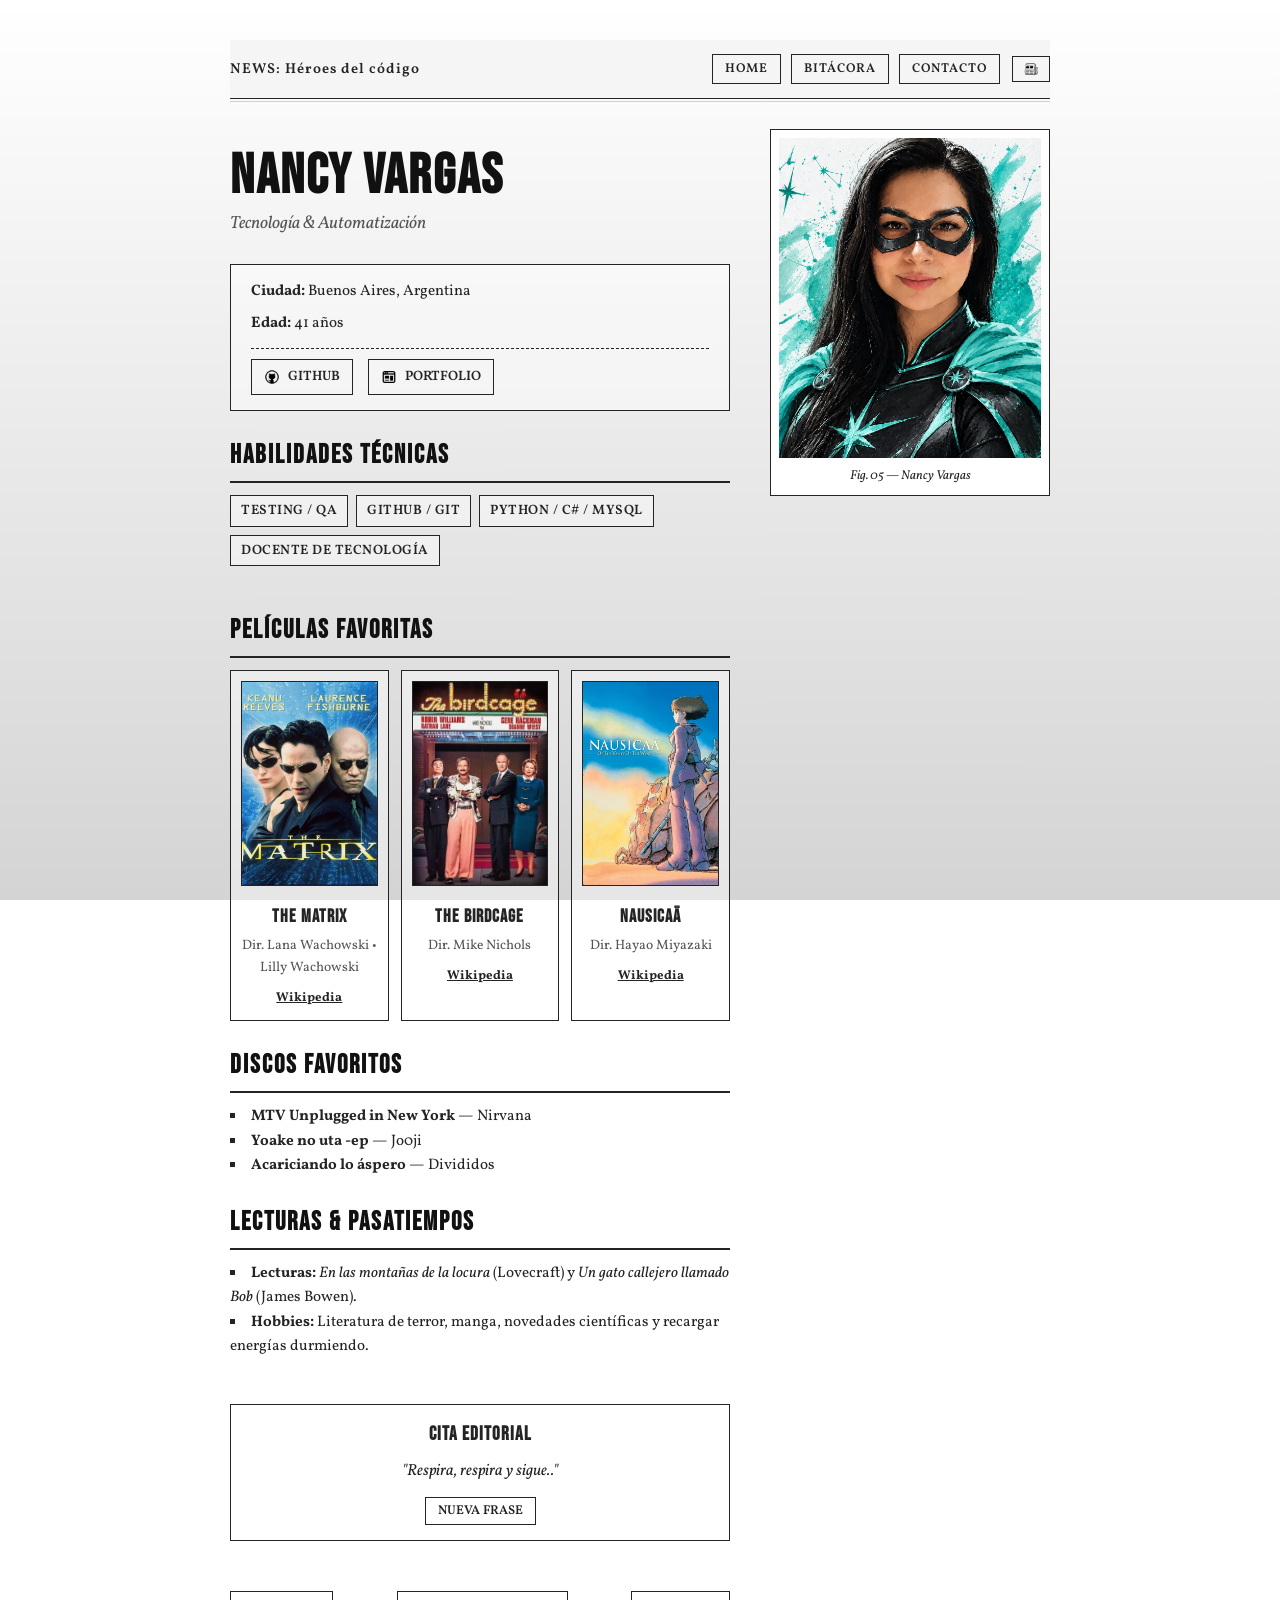
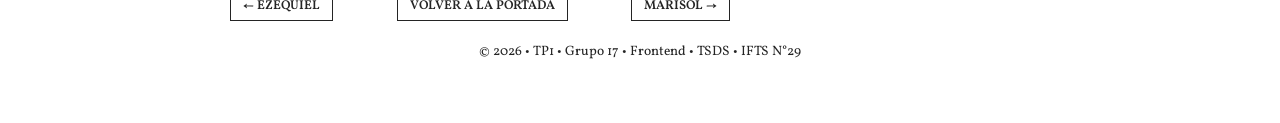
<file: vargas-nancy.html>
<!DOCTYPE html>
<html lang="es">
<head>
  <meta charset="UTF-8">
  <meta name="viewport" content="width=device-width, initial-scale=1.0">
  <title>NEWS: Perfil de Nancy Vargas</title>
  <link rel="icon" type="image/x-icon" href="img/nan/nancy.ico">
  <link rel="stylesheet" href="css/styles.css">
</head>
<body>
  <div class="newspaper-container">
    
    <header class="top-bar">
      <div class="news-brand">NEWS: Héroes del código</div>
      <div class="nav-actions">
        <button class="hamburger-btn" id="hamburgerBtn" aria-label="Abrir menú" aria-expanded="false">
          ☰
        </button>
        <nav class="main-nav" id="mainNav">
          <ul>
            <li><a href="index.html" class="btn-nav">HOME</a></li>
            <li><a href="bitacora.html" class="btn-nav">BITÁCORA</a></li>
            <li><a href="index.html#contacto" class="btn-nav">CONTACTO</a></li>
          </ul>
        </nav>
        <button id="themeToggle" class="btn-theme-toggle" aria-label="Cambiar estilo de diario impreso" title="Cambiar edición">
          <img src="img/noticias-icon.png" alt="Icono edición" class="btn-icon">
        </button>
      </div>
    </header>

    <main class="profile-layout">
      
      <section class="profile-main-data">
        
        <div class="profile-identity">
          <h1>Nancy Vargas</h1>
          <p>Tecnología & Automatización</p>
        </div>

        <article class="profile-meta-card">
          <p><strong>Ciudad:</strong> Buenos Aires, Argentina</p>
          <p><strong>Edad:</strong> 41 años</p>
          <div class="profile-links">
            <a href="https://github.com/LuNanVarg" target="_blank" rel="noopener noreferrer" class="profile-link-btn">
              <img src="img/github.png" alt="GitHub" class="btn-icon">
              <span>GitHub</span>
            </a>
            <a href="https://vargasnancy.vercel.app/" target="_blank" rel="noopener noreferrer" class="profile-link-btn">
              <img src="img/web.png" alt="Portfolio" class="btn-icon">
              <span>Portfolio</span>
            </a>
          </div>
        </article>

        <article>
          <h2 class="profile-section-title">Habilidades Técnicas</h2>
          <div class="skills-tags">
            <span class="skill-tag" data-desc="Diseño y ejecución de casos de prueba manuales y automatizados.">Testing / QA</span>
            <span class="skill-tag" data-desc="Control de versiones y colaboración en repositorios compartidos.">GitHub / Git</span>
            <span class="skill-tag" data-desc="Desarrollo backend y bases de datos relacionales.">Python / C# / MySQL</span>
            <span class="skill-tag" data-desc="Enseño tecnología a chicos de primaria en la escuela.">Docente de Tecnología</span>
          </div>
          <p id="skillDesc" style="min-height: 1.2em; font-style: italic;"></p>
        </article>

        <article>
          <h2 class="profile-section-title">Películas Favoritas</h2>
          <div class="media-grid">
            <div class="media-card">
              <img src="img/nan/peli-matrix.png" alt="Matrix">
              <h4>The Matrix</h4>
              <p>Dir. Lana Wachowski • Lilly Wachowski</p>
              <a href="https://es.wikipedia.org/wiki/The_Matrix" target="_blank" rel="noopener noreferrer">Wikipedia</a>
            </div>

            <div class="media-card">
              <img src="img/nan/peli-jaula.png" alt="The Birdcage">
              <h4>The Birdcage</h4>
              <p>Dir. Mike Nichols</p>
              <a href="https://es.wikipedia.org/wiki/The_Birdcage" target="_blank" rel="noopener noreferrer">Wikipedia</a>
            </div>

            <div class="media-card">
              <img src="img/nan/peli-nausicaa.png" alt="Nausicaä">
              <h4>Nausicaä</h4>
              <p>Dir. Hayao Miyazaki</p>
              <a href="https://es.wikipedia.org/wiki/Nausica%C3%A4_del_Valle_del_Viento_(pel%C3%ADcula)" target="_blank" rel="noopener noreferrer">Wikipedia</a>
            </div>
          </div>
        </article>

        <article>
          <h2 class="profile-section-title">Discos Favoritos</h2>
          <ul class="compact-list">
            <li><strong>MTV Unplugged in New York</strong> — Nirvana</li>
            <li><strong>Yoake no uta -ep</strong> — Jo0ji</li>
            <li><strong>Acariciando lo áspero</strong> — Divididos</li>
          </ul>
        </article>

        <article>
          <h2 class="profile-section-title">Lecturas & Pasatiempos</h2>
          <ul class="compact-list">
            <li><strong>Lecturas:</strong> <em>En las montañas de la locura</em> (Lovecraft) y <em>Un gato callejero llamado Bob</em> (James Bowen).</li>
            <li><strong>Hobbies:</strong> Literatura de terror, manga, novedades científicas y recargar energías durmiendo.</li>
          </ul>
        </article>

        <article class="interactive-zone" data-member="nancy">
          <h3 style="font-family: var(--font-title); font-size: 1.2rem; letter-spacing: 1px; margin-bottom: 8px;">CITA EDITORIAL</h3>
          <p id="quoteDisplay" style="font-style: italic; margin-bottom: 12px;">"Respira, respira y sigue.."</p>
          <button id="toggleQuoteBtn" class="btn-nav">Nueva Frase</button>
        </article>

        <div class="bottom-nav-row">
          <a href="cattalin-ezequiel.html" class="btn-nav">&larr; Ezequiel</a>
          <a href="index.html" class="btn-nav">Volver a la Portada</a>
          <a href="alcaraz-marisol.html" class="btn-nav">Marisol &rarr;</a>
        </div>

      </section>

      <aside class="profile-aside">
  <div class="profile-photo-frame">
    <img src="img/nancy.jpeg" alt="Foto de Nancy Vargas">
    <p class="photo-caption">Fig. 05 — Nancy Vargas</p>
  </div>
</aside>

    </main>

    <footer>
      <p>© 2026 • TP1 • Grupo 17 • Frontend • TSDS • IFTS N°29</p>
    </footer>
  </div>

  <script src="js/main.js"></script>
  <script src="js/perfil.js"></script>
  <script>
    const skillDesc = document.getElementById('skillDesc');
    document.querySelectorAll('.skill-tag[data-desc]').forEach(tag => {
      tag.style.cursor = 'pointer';
      tag.addEventListener('click', () => {
        skillDesc.textContent = tag.dataset.desc;
      });
    });
  </script>
</body>
</html>
</file>
<file: css/styles.css>
@import url('https://fonts.googleapis.com/css2?family=Bebas+Neue&family=Vollkorn:ital,wght@0,400;0,600;0,700;1,400&display=swap');

:root {
  --font-title: 'Bebas Neue', sans-serif;
  --font-body: 'Vollkorn', serif;
  --color-dark: #242424;
  --color-accent: #C3937C;
  --color-paper: #EAD9C9;
  --color-hover: #C01C1C;
  --border-line: 1px solid #242424;
}

* {
  box-sizing: border-box;
  margin: 0;
  padding: 0;
}

body {
  font-family: var(--font-body);
  color: var(--color-dark);
  background: linear-gradient(180deg, #FFFFFF 0%, #D4D4D4 100%);
  background-attachment: fixed;
  line-height: 1.6;
  min-height: 100vh;
  display: flex;
  flex-direction: column;
  transition: background 0.3s ease;
  text-rendering: optimizeLegibility;
}

body.vintage-mode {
  background-color: var(--color-paper);
  background-image: url('../img/fondo2.png');
  background-repeat: repeat;
  background-attachment: fixed;
}

body.dark-mode {
  --color-dark: #EDEDED;
  --color-paper: #1E1E1E;
  --border-line: 1px solid #EDEDED;
  background: #121212;
  background-image: none;
}

.newspaper-container {
  width: 90%;
  max-width: 900px;
  margin: 20px auto;
  padding: 20px 40px;
  background: transparent;
}

.top-bar {
  position: sticky;
  top: 0;
  z-index: 1000;
  display: flex;
  justify-content: space-between;
  align-items: center;
  border-bottom: var(--border-line);
  padding: 14px 0;
  font-size: 0.9rem;
  font-weight: 600;
  letter-spacing: 1px;
  background: rgba(245, 245, 245, 0.95);
  backdrop-filter: blur(4px);
  -webkit-backdrop-filter: blur(4px);
  transition: background 0.3s ease;
}

body.vintage-mode .top-bar {
  background-color: var(--color-paper);
  background-image: url('../img/fondo2.png');
  background-repeat: repeat;
  background-attachment: fixed;
}

body.dark-mode .top-bar {
  background-color: rgba(18, 18, 18, 0.92);
}

body.dark-mode .btn-icon {
  filter: invert(1);
}

body.dark-mode .main-headline,
body.dark-mode .member-item h3,
body.dark-mode .entry-title,
body.dark-mode .profile-identity h1,
body.dark-mode .profile-section-title {
  color: var(--color-dark);
}

body.dark-mode .timeline-content p,
body.dark-mode .profile-identity p,
body.dark-mode .media-card p {
  color: #C9C9C9;
}

body.dark-mode .profile-photo-frame {
  background: #1E1E1E;
}
.top-bar::after {
  content: '';
  position: absolute;
  left: 0;
  right: 0;
  bottom: -4px;
  height: 3px;
  border-bottom: 1px solid rgba(36, 36, 36, 0.2);
  pointer-events: none;
}

.nav-actions {
  display: flex;
  align-items: center;
  gap: 12px;
}

.main-nav ul {
  display: flex;
  list-style: none;
  gap: 10px;
}

.hamburger-btn {
  display: none;
  background: transparent;
  border: var(--border-line);
  font-size: 1.2rem;
  padding: 3px 8px;
  cursor: pointer;
  color: var(--color-dark);
  line-height: 1;
  transition: all 0.2s ease;
}

.hamburger-btn:hover {
  background-color: var(--color-hover);
  color: #ffffff;
  border-color: var(--color-hover);
}

.btn-nav {
  display: inline-block;
  border: var(--border-line);
  background: transparent;
  color: var(--color-dark);
  padding: 4px 12px;
  font-family: var(--font-body);
  font-size: 0.8rem;
  font-weight: 600;
  text-decoration: none;
  text-transform: uppercase;
  cursor: pointer;
  transition: all 0.2s ease;
}

.btn-nav:hover {
  background-color: var(--color-hover);
  color: #ffffff;
  border-color: var(--color-hover);
}

.btn-theme-toggle {
  display: inline-flex;
  align-items: center;
  gap: 6px;
  border: var(--border-line);
  background: transparent;
  color: var(--color-dark);
  padding: 4px 10px;
  font-family: var(--font-body);
  font-size: 0.8rem;
  font-weight: 600;
  text-transform: uppercase;
  cursor: pointer;
  transition: all 0.2s ease;
}

.btn-icon {
  width: 16px;
  height: 16px;
  object-fit: contain;
  vertical-align: middle;
}

.btn-theme-toggle:hover {
  background-color: var(--color-hover);
  color: #ffffff;
  border-color: var(--color-hover);
}

.btn-theme-toggle:hover .btn-icon {
  filter: brightness(0) invert(1);
}

.header-hero {
  text-align: center;
  margin: 40px 0 20px;
}

.main-headline {
  font-family: var(--font-title);
  font-size: 4.2rem;
  letter-spacing: 4px;
  line-height: 1;
  text-transform: uppercase;
  color: #111111;
}

.main-subheadline {
  font-family: var(--font-title);
  font-size: 1.45rem;
  letter-spacing: 4px;
  word-spacing: 5px;
  color: var(--color-dark);
  margin: 15px 0 25px;
  text-transform: uppercase;
}

.two-columns-text {
  display: grid;
  grid-template-columns: 1fr 1fr;
  gap: 30px;
  text-align: justify;
  font-size: 0.95rem;
  line-height: 1.6;
}

.section-arrow {
  text-align: center;
  font-size: 2.2rem;
  margin: 25px 0 35px;
  font-weight: 300;
}

.team-section {
  text-align: center;
  margin-bottom: 50px;
}

.section-title {
  font-family: var(--font-title);
  font-size: 2.2rem;
  letter-spacing: 5px;
  word-spacing: 6px;
  text-transform: uppercase;
  margin-bottom: 25px;
  color: var(--color-dark);
}

.slider-wrapper {
  display: flex;
  align-items: center;
  justify-content: center;
  gap: 15px;
}

.slider-arrow {
  background: transparent;
  border: none;
  font-size: 1.8rem;
  cursor: pointer;
  color: var(--color-dark);
  padding: 5px 10px;
  transition: color 0.2s ease;
}

.slider-arrow:hover {
  color: var(--color-hover);
}

.cards-container {
  display: flex;
  gap: 20px;
  overflow-x: auto;
  scroll-behavior: smooth;
  padding: 10px 0;
  max-width: 680px;
  scrollbar-width: none;
  -ms-overflow-style: none;
}

.cards-container::-webkit-scrollbar {
  display: none;
  width: 0;
  height: 0;
}

.member-item {
  flex: 0 0 200px;
  border: var(--border-line);
  background: transparent;
  padding: 10px;
  text-align: center;
  transition: transform 0.25s ease, box-shadow 0.25s ease;
}

.member-item:hover {
  transform: translateY(-4px);
  box-shadow: 0 4px 12px rgba(0, 0, 0, 0.1);
}

.member-item img {
  width: 100%;
  height: 200px;
  object-fit: cover;
  filter: grayscale(100%);
  display: block;
  margin-bottom: 10px;
  transition: filter 0.3s ease;
}

.member-item:hover img {
  filter: grayscale(0%);
}

.member-item h3 {
  font-family: var(--font-title);
  font-size: 1.4rem;
  letter-spacing: 2px;
  text-transform: uppercase;
  margin-bottom: 8px;
  color: #111111;
}

.contact-section {
  text-align: center;
  max-width: 500px;
  margin: 0 auto 40px;
}

.form-group {
  text-align: left;
  margin-bottom: 15px;
}

.form-group label {
  display: block;
  font-size: 0.9rem;
  margin-bottom: 5px;
}

.form-group input,
.form-group textarea {
  width: 100%;
  padding: 8px 12px;
  border: var(--border-line);
  border-radius: 12px;
  background: transparent;
  font-family: var(--font-body);
  font-size: 0.95rem;
}

.btn-submit {
  border: var(--border-line);
  background: transparent;
  color: var(--color-dark);
  padding: 6px 20px;
  font-family: var(--font-title);
  font-size: 1.1rem;
  letter-spacing: 2px;
  cursor: pointer;
  margin-top: 10px;
  transition: all 0.2s ease;
} 

.btn-submit:hover {
  background-color: var(--color-hover);
  color: #ffffff;
  border-color: var(--color-hover);
}

.bitacora-main {
  padding: 30px 0 50px;
}

.bitacora-header {
  margin-bottom: 50px;
}

.bitacora-title {
  font-family: var(--font-title);
  font-size: 2.8rem;
  letter-spacing: 4px;
  margin-bottom: 12px;
  text-transform: uppercase;
}

.bitacora-subtitle {
  font-size: 0.95rem;
  max-width: 550px;
  line-height: 1.5;
  color: var(--color-dark);
}

.timeline-center {
  position: relative;
  max-width: 760px;
  margin: 0 auto;
  padding: 20px 0;
}

.timeline-center::after {
  content: '';
  position: absolute;
  width: 1px;
  background-color: var(--color-dark);
  top: 0;
  bottom: 0;
  left: 50%;
  margin-left: -0.5px;
}

.timeline-entry {
  position: relative;
  width: 50%;
  margin-bottom: 45px;
}

.timeline-entry.left {
  left: 0;
  padding-right: 40px;
  text-align: right;
}

.timeline-entry.right {
  left: 50%;
  padding-left: 40px;
  text-align: left;
}

.timeline-marker {
  position: absolute;
  top: 4px;
  width: 11px;
  height: 11px;
  background-color: var(--color-dark);
  border-radius: 50%;
  z-index: 2;
}

.timeline-entry.left .timeline-marker {
  right: -5.5px;
}

.timeline-entry.right .timeline-marker {
  left: -5.5px;
}

.timeline-date {
  font-family: var(--font-title);
  font-size: 1.4rem;
  letter-spacing: 5px;
  color: var(--color-dark);
  margin-bottom: 6px;
}

.entry-title {
  font-family: var(--font-title);
  font-size: 1.3rem;
  letter-spacing: 2px;
  text-transform: uppercase;
  color: #111111;
  margin-bottom: 8px;
}

.timeline-content p {
  font-size: 0.9rem;
  line-height: 1.5;
  color: #333333;
}

.profile-photo-frame img.foto-bn {
  filter: grayscale(100%);
}

footer {
  text-align: center;
  font-size: 0.85rem;
  padding: 20px;
  margin-top: auto;
}

.profile-layout {
  display: grid;
  grid-template-columns: 1fr 280px;
  grid-template-areas:
    "identity aside"
    "data     aside";
  gap: 20px 40px;
  align-items: start;
  margin-top: 30px;
}

.profile-identity {
  grid-area: identity;
}

.profile-identity h1 {
  font-family: var(--font-title);
  font-size: 3.5rem;
  line-height: 1;
  letter-spacing: 2px;
  color: #111111;
  text-transform: uppercase;
}

.profile-identity p {
  font-size: 1.1rem;
  font-style: italic;
  color: #555555;
  margin-top: 5px;
}

.profile-aside {
  grid-area: aside;
  position: sticky;
  top: 20px;
  text-align: center;
}

.profile-photo-frame {
  border: var(--border-line);
  padding: 8px;
  background: #ffffff;
}

.profile-photo-frame img {
  width: 100%;
  height: 320px;
  object-fit: cover;
  filter: none;
  display: block;
  transition: transform 0.3s ease;
}

.profile-photo-frame:hover img {
  transform: scale(1.02);
}

.photo-caption {
  font-size: 0.8rem;
  font-style: italic;
  margin-top: 8px;
}

.profile-main-data {
  grid-area: data;
  display: flex;
  flex-direction: column;
  gap: 25px;
}

.profile-meta-card {
  border: var(--border-line);
  padding: 15px 20px;
  background: rgba(255, 255, 255, 0.4);
}

.profile-meta-card p {
  font-size: 0.95rem;
  margin-bottom: 8px;
}

.profile-links {
  display: flex;
  gap: 15px;
  margin-top: 12px;
  padding-top: 10px;
  border-top: 1px dashed var(--color-dark);
}

.profile-link-btn {
  display: inline-flex;
  align-items: center;
  gap: 8px;
  padding: 6px 12px;
  border: var(--border-line);
  color: var(--color-dark);
  text-decoration: none;
  font-size: 0.85rem;
  font-weight: 600;
  text-transform: uppercase;
  transition: all 0.2s ease;
}

.profile-link-btn:hover {
  background-color: var(--color-hover);
  color: #ffffff;
  border-color: var(--color-hover);
}

.profile-link-btn:hover .btn-icon {
  filter: brightness(0) invert(1);
}

.profile-section-title {
  font-family: var(--font-title);
  font-size: 1.6rem;
  letter-spacing: 2px;
  text-transform: uppercase;
  border-bottom: 2px solid var(--color-dark);
  padding-bottom: 4px;
  margin-bottom: 12px;
  color: #111111;
}

.skills-tags {
  display: flex;
  flex-wrap: wrap;
  gap: 8px;
}

.skill-tag {
  border: var(--border-line);
  padding: 4px 10px;
  font-size: 0.85rem;
  font-weight: 600;
  background: rgba(255, 255, 255, 0.4);
  text-transform: uppercase;
  letter-spacing: 0.5px;
}

.media-grid {
  display: grid;
  grid-template-columns: repeat(3, 1fr); 
  gap: 12px;
}

.media-card {
  border: var(--border-line);
  padding: 10px;
  background: rgba(255, 255, 255, 0.4);
  text-align: center;
}

.media-card img {
  width: 100%;
  aspect-ratio: 2 / 3;
  height: auto;
  object-fit: cover;
  filter: none;
  border: 1px solid #242424;
  margin-bottom: 8px;
  transition: transform 0.2s ease;
}

.media-card:hover img {
  transform: translateY(-2px);
}

.media-card h4 {
  font-family: var(--font-title);
  font-size: 1.1rem;
  letter-spacing: 1px;
  margin-bottom: 4px;
}

.media-card p {
  font-size: 0.85rem;
  color: #555555;
  margin-bottom: 6px;
}

.media-card a {
  font-size: 0.8rem;
  font-weight: 700;
  color: var(--color-dark);
  text-decoration: underline;
}

.media-card a:hover {
  color: var(--color-hover);
}

.compact-list {
  list-style: square inside;
  font-size: 0.95rem;
  line-height: 1.6;
}

.interactive-zone {
  border: var(--border-line);
  padding: 15px;
  margin-top: 20px;
  background: rgba(255, 255, 255, 0.4);
  text-align: center;
}

.bottom-nav-row {
  display: flex;
  justify-content: space-between;
  align-items: center;
  gap: 12px;
  margin-top: 25px;
}

@media (max-width: 1200px) {
  .newspaper-container {
    max-width: 850px;
  }
}

@media (max-width: 900px) {
  .main-headline {
    font-size: 3rem;
  }

  .main-subheadline {
    font-size: 1.2rem;
  }

  .two-columns-text {
    grid-template-columns: 1fr;
    gap: 18px;
  }

  .hamburger-btn {
    display: block;
  }

  .main-nav {
    display: none;
    position: absolute;
    top: 100%;
    right: 0;
    background: rgba(255, 255, 255, 0.4);
    backdrop-filter: blur(6px);
    -webkit-backdrop-filter: blur(6px);
    border: var(--border-line);
    padding: 15px;
    box-shadow: 0 4px 10px rgba(0, 0, 0, 0.15);
    z-index: 100;
  }
  
  body.vintage-mode .main-nav {
    background: rgba(255, 255, 255, 0.4);
  }

  body.dark-mode .main-nav {
    background: rgba(30, 30, 30, 0.85);
  }

  .main-nav.active {
    display: block;
  }

  .main-nav ul {
    flex-direction: column;
    gap: 8px;
  }

  .main-nav .btn-nav {
    display: block;
    text-align: center;
  }

  .profile-layout {
    grid-template-columns: 1fr;
    grid-template-areas:
      "identity"
      "aside"
      "data";
    gap: 20px;
  }

  .profile-aside {
    position: static;
    max-width: 260px;
    margin: 0 auto;
    width: 100%;
  }

  .timeline-center::after {
    left: 15px;
  }

  .timeline-entry {
    width: 100%;
    padding-left: 45px !important;
    padding-right: 0 !important;
    text-align: left !important;
  }

  .timeline-entry.right {
    left: 0;
  }

  .timeline-entry.left .timeline-marker,
  .timeline-entry.right .timeline-marker {
    left: 10px;
    right: auto;
  }
}

@media (max-width: 600px) {
  .media-grid {
    grid-template-columns: 1fr;
    max-width: 220px;
    margin: 0 auto;
  }
}

@media (max-width: 400px) {
  .newspaper-container {
    padding: 15px;
    width: 95%;
  }

  .main-headline {
    font-size: 2.2rem;
  }

  .member-item {
    flex: 0 0 100%;
  }

  .bottom-nav-row {
    flex-direction: column;
    gap: 10px;
  }

  .bottom-nav-row .btn-nav {
    width: 100%;
    text-align: center;
  }
}
</file>
